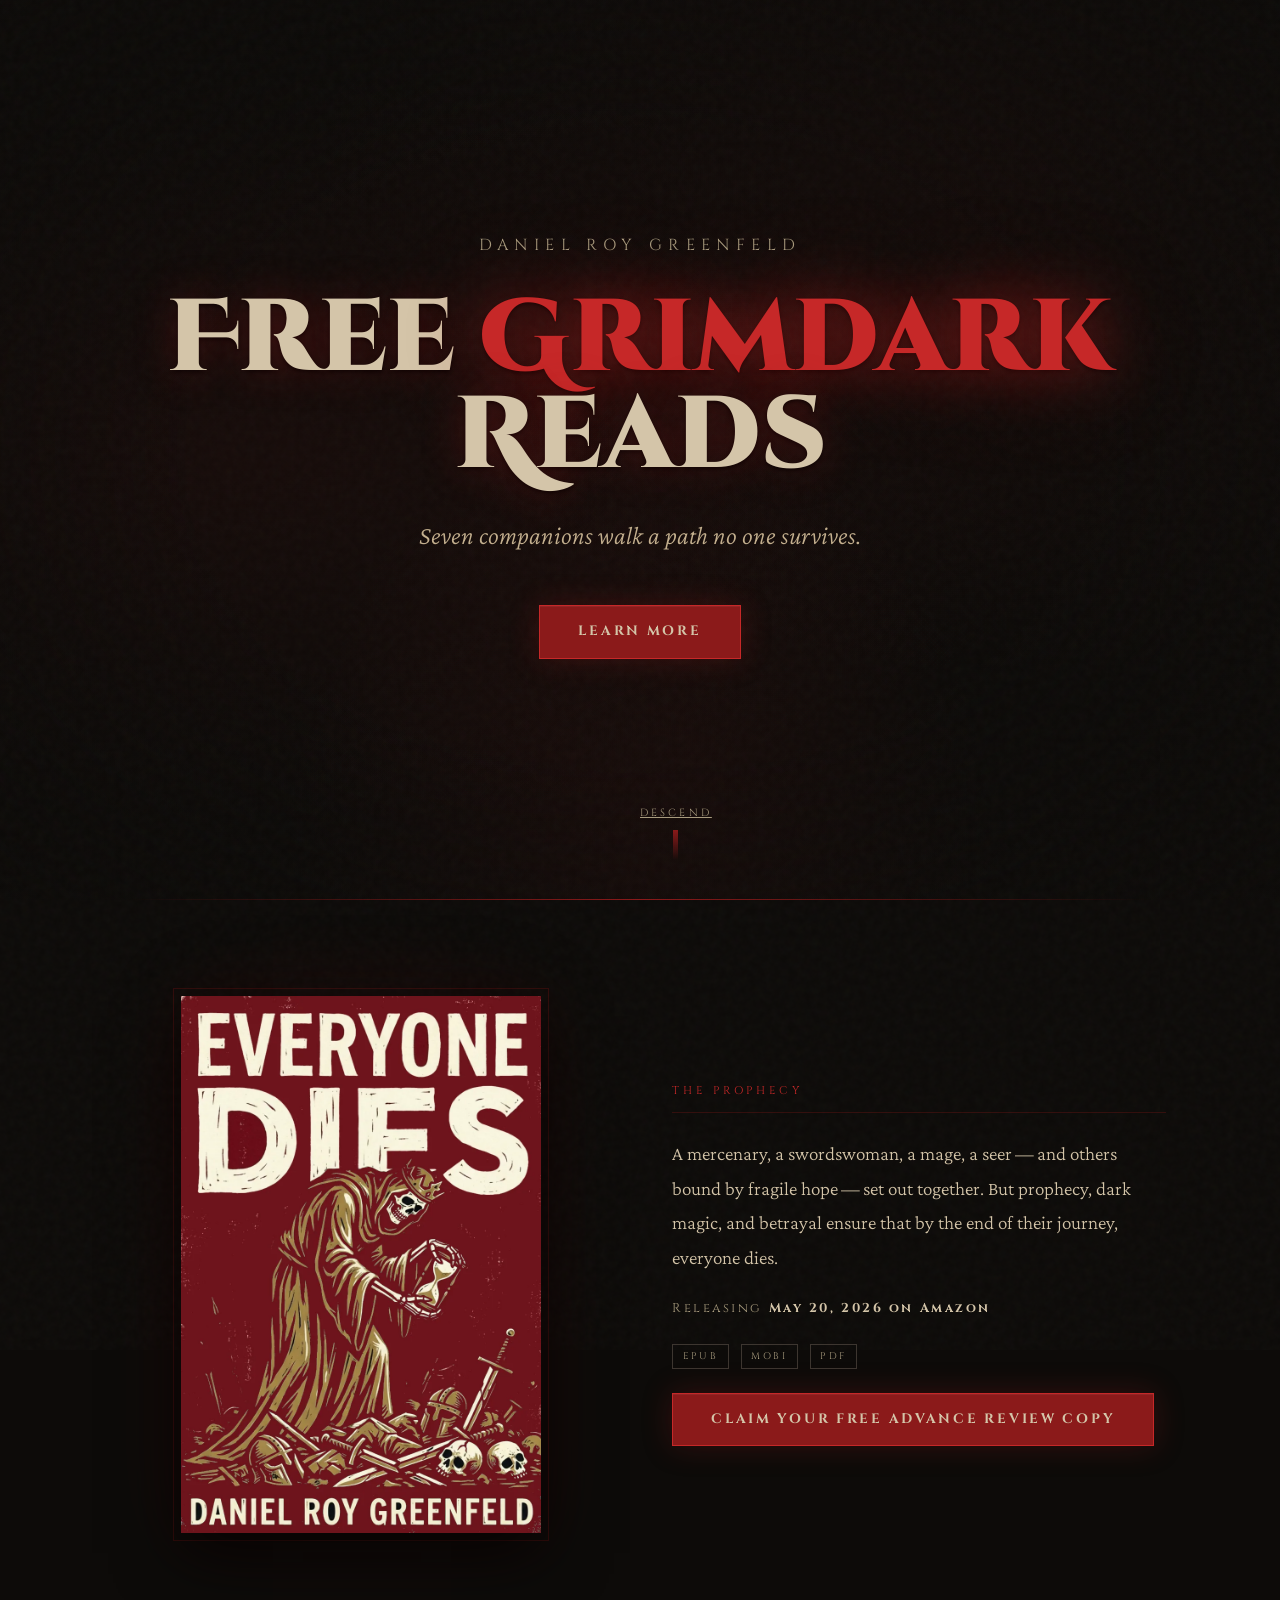
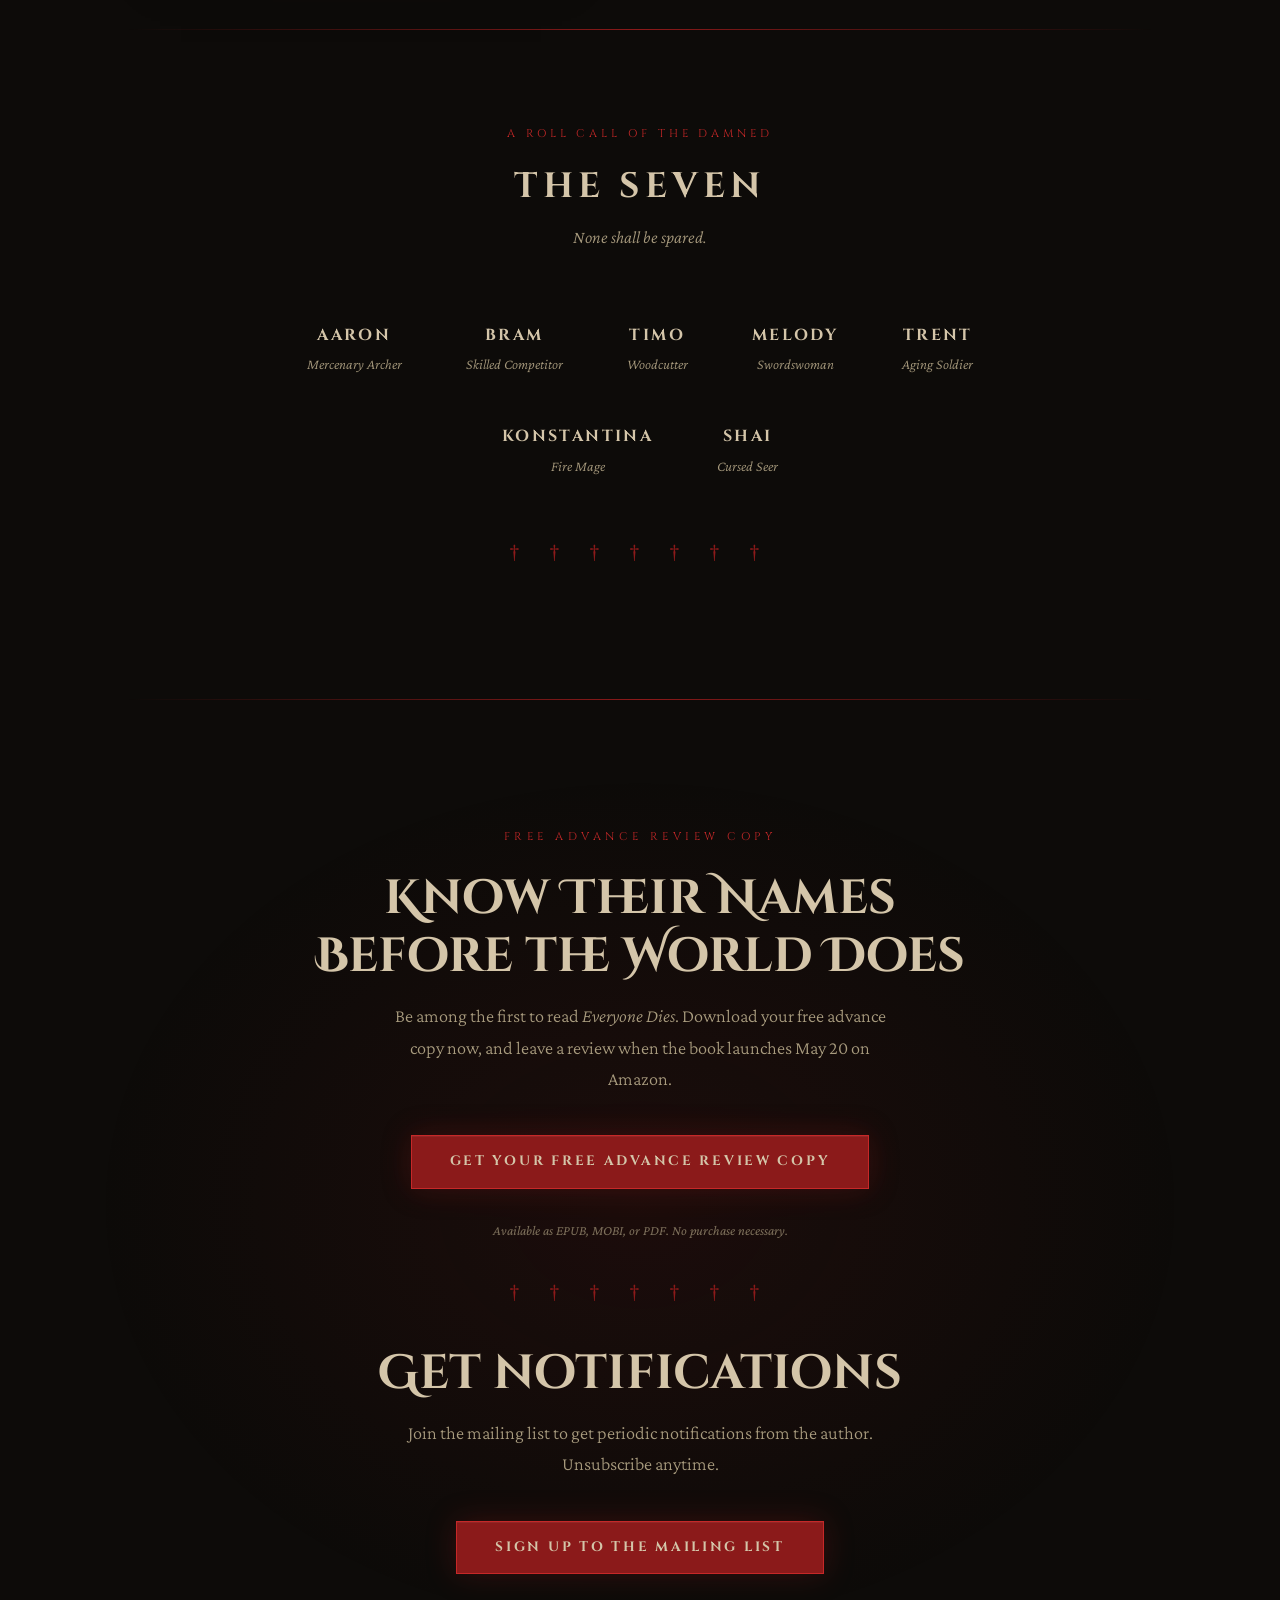
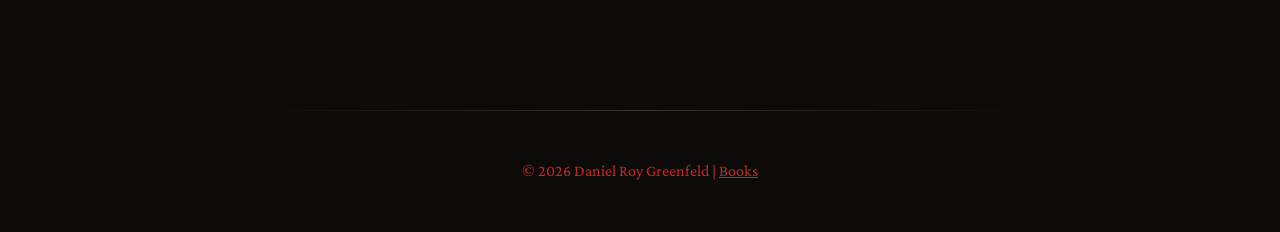
<file: templates/index.html>
<!DOCTYPE html>
<html lang="en">
<head>
    <meta charset="UTF-8">
    <meta name="viewport" content="width=device-width, initial-scale=1.0">
    <title>Daniel Roy Greenfeld — Everyone Dies</title>
    <meta name="description" content="Seven companions walk a path no one survives. Everyone Dies — a grimdark fantasy by Daniel Roy Greenfeld. Get your free advance copy.">
    <meta property="og:title" content="Everyone Dies — Daniel Roy Greenfeld">
    <meta property="og:description" content="Seven companions walk a path no one survives. Get your free advance review copy.">
    <meta property="og:image" content="https://grimdaniel.com/static/books/everyone-dies.webp">
    <meta property="og:type" content="website">
    <meta property="og:url" content="https://grimdaniel.com">
    <meta name="twitter:card" content="summary_large_image">
    <link rel="preconnect" href="https://fonts.googleapis.com">
    <link rel="preconnect" href="https://fonts.gstatic.com" crossorigin>
    <link href="https://fonts.googleapis.com/css2?family=Cinzel:wght@400;700;900&family=Crimson+Pro:ital,wght@0,300;0,400;0,600;1,300;1,400&family=Cinzel+Decorative:wght@700;900&display=swap" rel="stylesheet">
    <style>
        *, *::before, *::after {
            margin: 0;
            padding: 0;
            box-sizing: border-box;
        }

        :root {
            --blood: #8b1a1a;
            --blood-bright: #c62828;
            --blood-glow: #e53935;
            --bone: #d4c5a9;
            --bone-dim: #a89b7e;
            --parchment: #c4b08f;
            --charcoal: #1a1714;
            --obsidian: #0d0b09;
            --ash: #2a2520;
            --smoke: #3d3630;
            --ember: rgba(198, 40, 40, 0.6);
        }

        html {
            scroll-behavior: smooth;
        }

        body {
            background-color: var(--obsidian);
            color: var(--bone);
            font-family: 'Crimson Pro', Georgia, serif;
            overflow-x: hidden;
            line-height: 1.6;
            -webkit-font-smoothing: antialiased;
        }

        /* ---- ATMOSPHERIC BACKGROUND ---- */
        .atmosphere {
            position: fixed;
            top: 0;
            left: 0;
            width: 100%;
            height: 100%;
            pointer-events: none;
            z-index: 0;
        }

        .atmosphere::before {
            content: '';
            position: absolute;
            top: 0;
            left: 0;
            width: 100%;
            height: 100%;
            background:
                radial-gradient(ellipse at 20% 50%, rgba(139, 26, 26, 0.08) 0%, transparent 60%),
                radial-gradient(ellipse at 80% 20%, rgba(139, 26, 26, 0.05) 0%, transparent 50%),
                radial-gradient(ellipse at 50% 100%, rgba(139, 26, 26, 0.1) 0%, transparent 40%);
        }

        .atmosphere::after {
            content: '';
            position: absolute;
            top: 0;
            left: 0;
            width: 100%;
            height: 100%;
            background:
                radial-gradient(ellipse at center, transparent 50%, var(--obsidian) 100%);
        }

        /* Noise texture overlay */
        .grain {
            position: fixed;
            top: -50%;
            left: -50%;
            width: 200%;
            height: 200%;
            pointer-events: none;
            z-index: 1;
            opacity: 0.03;
            background-image: url("data:image/svg+xml,%3Csvg viewBox='0 0 256 256' xmlns='http://www.w3.org/2000/svg'%3E%3Cfilter id='noise'%3E%3CfeTurbulence type='fractalNoise' baseFrequency='0.9' numOctaves='4' stitchTiles='stitch'/%3E%3C/filter%3E%3Crect width='100%25' height='100%25' filter='url(%23noise)'/%3E%3C/svg%3E");
        }

        /* ---- EMBERS (floating particles) ---- */
        .embers {
            position: fixed;
            top: 0;
            left: 0;
            width: 100%;
            height: 100%;
            pointer-events: none;
            z-index: 2;
            overflow: hidden;
        }

        .ember {
            position: absolute;
            width: 2px;
            height: 2px;
            background: var(--blood-bright);
            border-radius: 50%;
            box-shadow: 0 0 6px 2px var(--ember), 0 0 12px 4px rgba(198, 40, 40, 0.3);
            animation: float-up linear infinite;
            opacity: 0;
        }

        .ember:nth-child(1) { left: 10%; animation-duration: 14s; animation-delay: 0s; }
        .ember:nth-child(2) { left: 25%; animation-duration: 18s; animation-delay: 3s; }
        .ember:nth-child(3) { left: 45%; animation-duration: 16s; animation-delay: 7s; }
        .ember:nth-child(4) { left: 65%; animation-duration: 20s; animation-delay: 2s; }
        .ember:nth-child(5) { left: 80%; animation-duration: 15s; animation-delay: 5s; }
        .ember:nth-child(6) { left: 35%; animation-duration: 22s; animation-delay: 9s; }
        .ember:nth-child(7) { left: 55%; animation-duration: 17s; animation-delay: 11s; }
        .ember:nth-child(8) { left: 90%; animation-duration: 19s; animation-delay: 1s; }
        .ember:nth-child(9) { left: 5%; animation-duration: 21s; animation-delay: 6s; }
        .ember:nth-child(10) { left: 72%; animation-duration: 16s; animation-delay: 4s; }

        @keyframes float-up {
            0% {
                transform: translateY(100vh) translateX(0) scale(0);
                opacity: 0;
            }
            10% {
                opacity: 0.8;
                transform: translateY(90vh) translateX(10px) scale(1);
            }
            50% {
                opacity: 0.4;
            }
            90% {
                opacity: 0;
            }
            100% {
                transform: translateY(-10vh) translateX(-20px) scale(0.3);
                opacity: 0;
            }
        }

        /* ---- MAIN CONTENT ---- */
        .content {
            position: relative;
            z-index: 10;
        }

        /* ---- HERO SECTION ---- */
        .hero {
            min-height: 100vh;
            display: flex;
            flex-direction: column;
            align-items: center;
            justify-content: center;
            padding: 2rem 1.5rem;
            text-align: center;
            position: relative;
        }

        .hero::after {
            content: '';
            position: absolute;
            bottom: 0;
            left: 10%;
            width: 80%;
            height: 1px;
            background: linear-gradient(90deg, transparent, var(--blood), transparent);
        }

        .author-name {
            font-family: 'Cinzel', serif;
            font-weight: 400;
            font-size: clamp(0.75rem, 1.5vw, 1rem);
            letter-spacing: 0.4em;
            text-transform: uppercase;
            color: var(--bone-dim);
            margin-bottom: 2rem;
            opacity: 0;
            animation: fade-in 1.5s ease 0.3s forwards;
        }

        .book-title {
            font-family: 'Cinzel Decorative', 'Cinzel', serif;
            font-weight: 900;
            font-size: clamp(3rem, 8vw, 7rem);
            line-height: 0.95;
            color: var(--bone);
            text-shadow:
                0 0 40px rgba(139, 26, 26, 0.4),
                0 2px 4px rgba(0, 0, 0, 0.8);
            margin-bottom: 0.3em;
            opacity: 0;
            animation: title-reveal 2s ease 0.6s forwards;
            position: relative;
        }

        .book-title .dies {
            color: var(--blood-bright);
            text-shadow:
                0 0 60px rgba(198, 40, 40, 0.6),
                0 0 120px rgba(198, 40, 40, 0.3),
                0 2px 4px rgba(0, 0, 0, 0.8);
        }

        .tagline {
            font-family: 'Crimson Pro', serif;
            font-weight: 300;
            font-style: italic;
            font-size: clamp(1.1rem, 2.5vw, 1.6rem);
            color: var(--parchment);
            max-width: 600px;
            margin: 0 auto 3rem;
            opacity: 0;
            animation: fade-in 1.5s ease 1.2s forwards;
        }

        .hero-cta {
            opacity: 0;
            animation: fade-in 1.5s ease 1.8s forwards;
        }

        @keyframes fade-in {
            from { opacity: 0; transform: translateY(12px); }
            to { opacity: 1; transform: translateY(0); }
        }

        @keyframes title-reveal {
            from { opacity: 0; transform: translateY(20px) scale(0.97); }
            to { opacity: 1; transform: translateY(0) scale(1); }
        }

        /* ---- SCROLL INDICATOR ---- */
        .scroll-hint {
            position: absolute;
            bottom: 2.5rem;
            left: 50%;
            transform: translateX(-50%);
            display: flex;
            flex-direction: column;
            align-items: center;
            gap: 0.5rem;
            opacity: 0;
            animation: fade-in 1s ease 2.5s forwards;
        }

        .scroll-hint span {
            font-family: 'Cinzel', serif;
            font-size: 0.65rem;
            letter-spacing: 0.3em;
            text-transform: uppercase;
            color: var(--bone-dim);
        }

        .scroll-arrow {
            width: 5px;
            height: 30px;
            background: linear-gradient(to bottom, var(--blood), transparent);
            position: relative;
            animation: pulse-down 2s ease infinite;
        }
        .scroll-link {
            color: inherit;
            text-decoration: underline;
        }   

        @keyframes pulse-down {
            0%, 100% { opacity: 0.4; transform: scaleY(1); }
            50% { opacity: 1; transform: scaleY(1.3); }
        }

        /* ---- BOOK SECTION ---- */
        .book-section {
            padding: 6rem 1.5rem;
            max-width: 1100px;
            margin: 0 auto;
            display: grid;
            grid-template-columns: 1fr 1fr;
            gap: 4rem;
            align-items: center;
        }

        .cover-container {
            position: relative;
            justify-self: center;
        }

        .cover-container::before {
            content: '';
            position: absolute;
            top: -8px;
            left: -8px;
            right: -8px;
            bottom: -8px;
            border: 1px solid rgba(139, 26, 26, 0.3);
            pointer-events: none;
        }

        .cover-container::after {
            content: '';
            position: absolute;
            top: 0;
            left: 0;
            right: 0;
            bottom: 0;
            box-shadow:
                0 20px 60px rgba(0, 0, 0, 0.8),
                0 0 80px rgba(139, 26, 26, 0.15);
            pointer-events: none;
        }

        .cover-img {
            display: block;
            max-width: 100%;
            width: 360px;
            height: auto;
        }

        .book-details {
            display: flex;
            flex-direction: column;
            gap: 1.5rem;
        }

        .section-label {
            font-family: 'Cinzel', serif;
            font-size: 0.7rem;
            letter-spacing: 0.35em;
            text-transform: uppercase;
            color: var(--blood-bright);
            padding-bottom: 0.75rem;
            border-bottom: 1px solid rgba(139, 26, 26, 0.3);
        }

        .blurb {
            font-family: 'Crimson Pro', serif;
            font-size: 1.2rem;
            font-weight: 300;
            line-height: 1.8;
            color: var(--bone);
        }

        .pub-date {
            font-family: 'Cinzel', serif;
            font-size: 0.8rem;
            letter-spacing: 0.2em;
            color: var(--bone-dim);
        }

        .pub-date strong {
            color: var(--bone);
            font-weight: 700;
        }

        .format-badges {
            display: flex;
            gap: 0.75rem;
            flex-wrap: wrap;
        }

        .format-badge {
            font-family: 'Cinzel', serif;
            font-size: 0.6rem;
            letter-spacing: 0.25em;
            text-transform: uppercase;
            padding: 0.4em 1em;
            border: 1px solid var(--smoke);
            color: var(--bone-dim);
        }

        /* ---- THE DOOMED (Characters) ---- */
        .doomed-section {
            padding: 6rem 1.5rem;
            text-align: center;
            position: relative;
        }

        .doomed-section::before {
            content: '';
            position: absolute;
            top: 0;
            left: 10%;
            width: 80%;
            height: 1px;
            background: linear-gradient(90deg, transparent, var(--blood), transparent);
        }

        .doomed-section::after {
            content: '';
            position: absolute;
            bottom: 0;
            left: 10%;
            width: 80%;
            height: 1px;
            background: linear-gradient(90deg, transparent, var(--blood), transparent);
        }

        .doomed-title {
            font-family: 'Cinzel', serif;
            font-weight: 700;
            font-size: clamp(1.5rem, 3vw, 2.2rem);
            letter-spacing: 0.15em;
            text-transform: uppercase;
            color: var(--bone);
            margin-bottom: 0.5rem;
        }

        .doomed-subtitle {
            font-family: 'Crimson Pro', serif;
            font-style: italic;
            font-weight: 300;
            font-size: 1.1rem;
            color: var(--bone-dim);
            margin-bottom: 3rem;
        }

        .characters {
            display: flex;
            flex-wrap: wrap;
            justify-content: center;
            gap: 0;
            max-width: 900px;
            margin: 0 auto;
        }

        .character {
            padding: 1.5rem 2rem;
            text-align: center;
            position: relative;
            transition: all 0.4s ease;
        }

        .character::after {
            content: '†';
            position: absolute;
            top: 0.5rem;
            right: 0.8rem;
            font-family: 'Crimson Pro', serif;
            font-size: 0.9rem;
            color: var(--blood);
            opacity: 0;
            transition: opacity 0.4s ease;
        }

        .character:hover::after {
            opacity: 1;
        }

        .character:hover {
            background: rgba(139, 26, 26, 0.08);
        }

        .char-name {
            font-family: 'Cinzel', serif;
            font-weight: 700;
            font-size: 1rem;
            letter-spacing: 0.15em;
            text-transform: uppercase;
            color: var(--bone);
            margin-bottom: 0.3rem;
        }

        .char-role {
            font-family: 'Crimson Pro', serif;
            font-style: italic;
            font-weight: 300;
            font-size: 0.9rem;
            color: var(--bone-dim);
        }

        /* ---- CTA SECTION ---- */
        .cta-section {
            padding: 8rem 1.5rem;
            text-align: center;
            position: relative;
            background:
                radial-gradient(ellipse at 50% 50%, rgba(139, 26, 26, 0.12) 0%, transparent 60%);
        }

        .cta-pre {
            font-family: 'Cinzel', serif;
            font-size: 0.7rem;
            letter-spacing: 0.4em;
            text-transform: uppercase;
            color: var(--blood-bright);
            margin-bottom: 1.5rem;
        }

        .cta-heading {
            font-family: 'Cinzel Decorative', 'Cinzel', serif;
            font-weight: 700;
            font-size: clamp(1.8rem, 4vw, 3rem);
            color: var(--bone);
            margin-bottom: 1rem;
            line-height: 1.2;
        }

        .cta-sub {
            font-family: 'Crimson Pro', serif;
            font-weight: 300;
            font-size: 1.15rem;
            color: var(--bone-dim);
            max-width: 500px;
            margin: 0 auto 2.5rem;
            line-height: 1.7;
        }

        /* ---- BUTTONS ---- */
        .btn {
            display: inline-block;
            font-family: 'Cinzel', serif;
            font-weight: 700;
            font-size: 0.85rem;
            letter-spacing: 0.2em;
            text-transform: uppercase;
            text-decoration: none;
            padding: 1.1em 2.8em;
            position: relative;
            overflow: hidden;
            transition: all 0.4s ease;
            cursor: pointer;
        }

        .btn-primary {
            background: var(--blood);
            color: var(--bone);
            border: 1px solid var(--blood-bright);
            box-shadow:
                0 0 30px rgba(139, 26, 26, 0.3),
                inset 0 1px 0 rgba(255, 255, 255, 0.05);
        }

        .btn-primary::before {
            content: '';
            position: absolute;
            top: 0;
            left: -100%;
            width: 100%;
            height: 100%;
            background: linear-gradient(
                90deg,
                transparent,
                rgba(255, 255, 255, 0.08),
                transparent
            );
            transition: left 0.6s ease;
        }

        .btn-primary:hover {
            background: var(--blood-bright);
            box-shadow:
                0 0 50px rgba(198, 40, 40, 0.5),
                0 0 100px rgba(198, 40, 40, 0.2),
                inset 0 1px 0 rgba(255, 255, 255, 0.1);
            transform: translateY(-2px);
        }

        .btn-primary:hover::before {
            left: 100%;
        }

        .btn-primary:active {
            transform: translateY(0);
        }

        .btn-ghost {
            background: transparent;
            color: var(--bone-dim);
            border: 1px solid var(--smoke);
        }

        .btn-ghost:hover {
            border-color: var(--blood);
            color: var(--bone);
        }

        /* ---- CTA URGENCY NOTE ---- */
        .cta-note {
            margin-top: 1.5rem;
            font-family: 'Crimson Pro', serif;
            font-size: 0.85rem;
            font-style: italic;
            color: var(--bone-dim);
            opacity: 0.7;
        }

        /* ---- FOOTER ---- */
        footer {
            padding: 3rem 1.5rem;
            text-align: center;
            position: relative;
        }

        footer::before {
            content: '';
            position: absolute;
            top: 0;
            left: 20%;
            width: 60%;
            height: 1px;
            background: linear-gradient(90deg, transparent, var(--smoke), transparent);
        }

        .footer-name {
            font-family: 'Cinzel', serif;
            font-size: 0.7rem;
            letter-spacing: 0.3em;
            text-transform: uppercase;
            color: var(--bone-dim);
            opacity: 0.5;
        }

        /* ---- DECORATIVE ELEMENTS ---- */
        .ornament {
            display: block;
            text-align: center;
            font-family: 'Crimson Pro', serif;
            font-size: 1.5rem;
            color: var(--blood);
            opacity: 0.5;
            margin: 2rem auto;
            letter-spacing: 0.5em;
        }

        /* ---- RESPONSIVE ---- */
        @media (max-width: 768px) {
            .book-section {
                grid-template-columns: 1fr;
                gap: 3rem;
                padding: 4rem 1.5rem;
            }

            .cover-img {
                width: 280px;
            }

            .book-details {
                text-align: center;
            }

            .format-badges {
                justify-content: center;
            }

            .character {
                padding: 1rem 1.5rem;
            }

            .cta-section {
                padding: 5rem 1.5rem;
            }

            .doomed-section {
                padding: 4rem 1.5rem;
            }
        }

        @media (max-width: 480px) {
            .hero {
                padding: 2rem 1rem;
            }

            .cover-img {
                width: 240px;
            }

            .btn {
                font-size: 0.75rem;
                padding: 1em 2em;
            }

            .blurb {
                font-size: 1.05rem;
            }
        }

        /* ---- SCROLL ANIMATIONS ---- */
        .reveal {
            opacity: 0;
            transform: translateY(30px);
            transition: opacity 0.8s ease, transform 0.8s ease;
        }

        .reveal.visible {
            opacity: 1;
            transform: translateY(0);
        }

    </style>
</head>
<body>

    <!-- Atmospheric layers -->
    <div class="atmosphere"></div>
    <div class="grain"></div>
    <div class="embers">
        <div class="ember"></div>
        <div class="ember"></div>
        <div class="ember"></div>
        <div class="ember"></div>
        <div class="ember"></div>
        <div class="ember"></div>
        <div class="ember"></div>
        <div class="ember"></div>
        <div class="ember"></div>
        <div class="ember"></div>
    </div>

    <div class="content">

        <!-- ======== HERO ======== -->
        <section class="hero">
            <p class="author-name">Daniel Roy Greenfeld</p>
            <h1 class="book-title">Free <span class="dies">Grimdark</span> Reads</span></h1>
            <p class="tagline">Seven companions walk a path no one survives.</p>
            <div class="hero-cta">
                <a href="#prophecy" class="btn btn-primary">Learn More</a>
            </div>
            <div class="scroll-hint">
                <span><a class="scroll-link" href="#prophecy">Descend</a></span>
                <div class="scroll-arrow"></div>
            </div>
        </section>

        <!-- ======== BOOK DETAILS ======== -->
        <section class="book-section" id="prophecy">
            <div class="cover-container reveal">
                <img
                    class="cover-img"
                    src="/static/books/everyone-dies.webp"
                    alt="Everyone Dies — book cover"
                    loading="lazy"
                >
            </div>
            <div class="book-details reveal">
                <p class="section-label">The Prophecy</p>
                <p class="blurb">
                    A mercenary, a swordswoman, a mage, a seer&thinsp;&mdash;&thinsp;and others
                    bound by fragile hope&thinsp;&mdash;&thinsp;set out together. But prophecy,
                    dark magic, and betrayal ensure that by the end of their journey,
                    everyone dies.
                </p>
                <p class="pub-date">Releasing <strong>May 20, 2026 on Amazon</strong></p>
                <div class="format-badges">
                    <span class="format-badge">EPUB</span>
                    <span class="format-badge">MOBI</span>
                    <span class="format-badge">PDF</span>
                </div>
                <a href="/read-everyone-dies" class="btn btn-primary" style="align-self: flex-start;">Claim Your Free Advance Review Copy</a>
            </div>
        </section>

        <!-- ======== THE DOOMED ======== -->
        <section class="doomed-section">
            <div class="reveal">
                <p class="section-label" style="border: none; text-align: center; padding-bottom: 1rem;">A Roll Call of the Damned</p>
                <h2 class="doomed-title">The Seven</h2>
                <p class="doomed-subtitle">None shall be spared.</p>
            </div>
            <div class="characters reveal">
                <div class="character">
                    <p class="char-name">Aaron</p>
                    <p class="char-role">Mercenary Archer</p>
                </div>
                <div class="character">
                    <p class="char-name">Bram</p>
                    <p class="char-role">Skilled Competitor</p>
                </div>
                <div class="character">
                    <p class="char-name">Timo</p>
                    <p class="char-role">Woodcutter</p>
                </div>
                <div class="character">
                    <p class="char-name">Melody</p>
                    <p class="char-role">Swordswoman</p>
                </div>
                <div class="character">
                    <p class="char-name">Trent</p>
                    <p class="char-role">Aging Soldier</p>
                </div>
                <div class="character">
                    <p class="char-name">Konstantina</p>
                    <p class="char-role">Fire Mage</p>
                </div>
                <div class="character">
                    <p class="char-name">Shai</p>
                    <p class="char-role">Cursed Seer</p>
                </div>
            </div>
            <span class="ornament reveal">&#x2020; &#x2020; &#x2020; &#x2020; &#x2020; &#x2020; &#x2020;</span>
        </section>

        <!-- ======== FINAL CTA ======== -->
        <section class="cta-section">
            <div class="reveal">
                <p class="cta-pre">Free Advance Review Copy</p>
                <h2 class="cta-heading">Know Their Names<br>Before the World Does</h2>
                <p class="cta-sub">
                    Be among the first to read <em>Everyone Dies</em>.
                    Download your free advance copy now, and leave a review
                    when the book launches May&nbsp;20 on Amazon.
                </p>
                <a href="/arc" class="btn btn-primary">Get Your Free Advance Review Copy</a>
                <p class="cta-note">Available as EPUB, MOBI, or PDF. No purchase necessary.</p>

                <span class="ornament reveal">&#x2020; &#x2020; &#x2020; &#x2020; &#x2020; &#x2020; &#x2020;</span>

                <h2 class="cta-heading">Get notifications</h2>

                <p class="cta-sub">Join the mailing list to get periodic notifications from the author.
                    Unsubscribe anytime.

                </p>

                <a href="/list-signup" class="btn btn-primary">Sign up to the mailing list</a>
                
            </div>
        </section>

        


        <!-- ======== FOOTER ======== -->
        <footer>
            <p style="color: #c62828;">&copy; 2026 Daniel Roy Greenfeld | <a style="color: #c62828;" href="/books">Books</a></p>
        </footer>

    </div>

    <script>
        // Scroll-triggered reveal animations
        const reveals = document.querySelectorAll('.reveal');

        function checkReveal() {
            const windowHeight = window.innerHeight;
            reveals.forEach(el => {
                const top = el.getBoundingClientRect().top;
                if (top < windowHeight - 80) {
                    el.classList.add('visible');
                }
            });
        }

        window.addEventListener('scroll', checkReveal, { passive: true });
        window.addEventListener('load', checkReveal);
    </script>

</body>
</html>
</file>
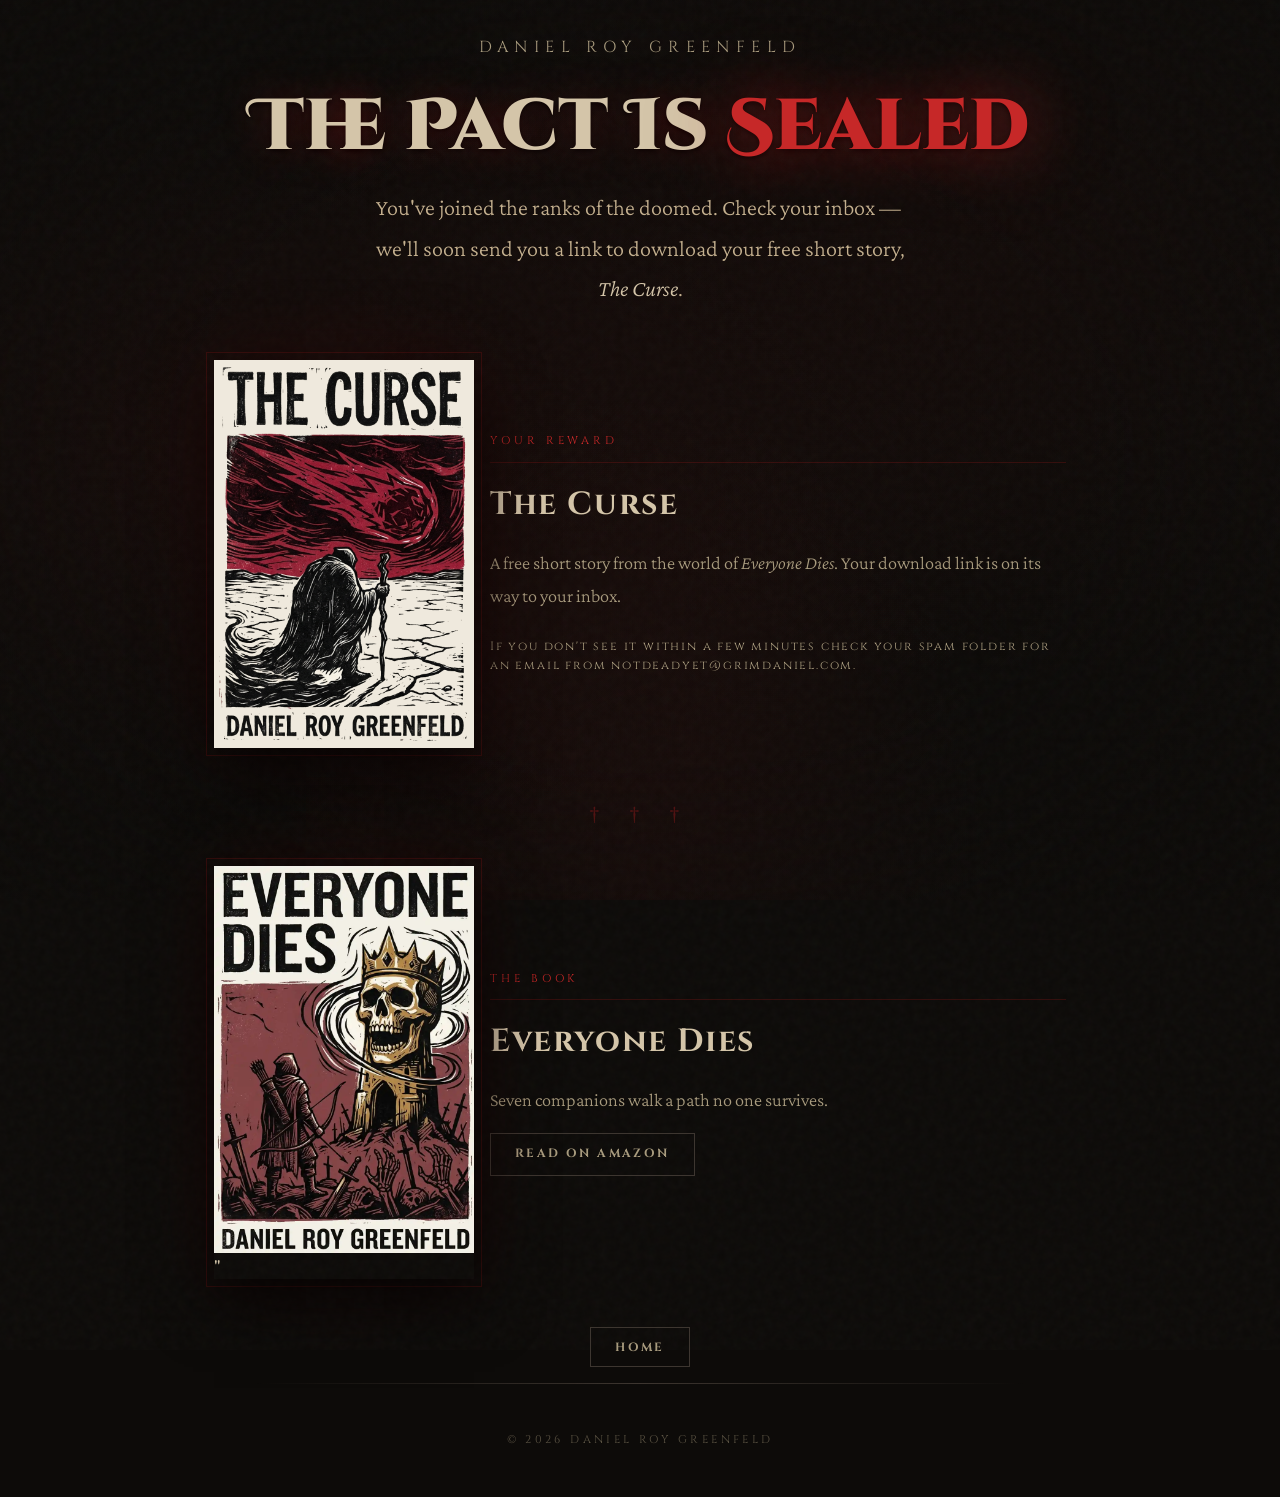
<file: templates/signed_up.html>
<!DOCTYPE html>
<html lang="en">
<head>
    <meta charset="UTF-8">
    <meta name="viewport" content="width=device-width, initial-scale=1.0">
    <title>You're In — Daniel Roy Greenfeld</title>
    <meta name="description" content="You've joined the ranks. A free short story is on its way.">
    <link rel="preconnect" href="https://fonts.googleapis.com">
    <link rel="preconnect" href="https://fonts.gstatic.com" crossorigin>
    <link href="https://fonts.googleapis.com/css2?family=Cinzel:wght@400;700;900&family=Crimson+Pro:ital,wght@0,300;0,400;0,600;1,300;1,400&family=Cinzel+Decorative:wght@700;900&display=swap" rel="stylesheet">
    <style>
        *, *::before, *::after {
            margin: 0;
            padding: 0;
            box-sizing: border-box;
        }

        :root {
            --blood: #8b1a1a;
            --blood-bright: #c62828;
            --blood-glow: #e53935;
            --bone: #d4c5a9;
            --bone-dim: #a89b7e;
            --parchment: #c4b08f;
            --charcoal: #1a1714;
            --obsidian: #0d0b09;
            --ash: #2a2520;
            --smoke: #3d3630;
            --ember: rgba(198, 40, 40, 0.6);
        }

        html {
            scroll-behavior: smooth;
        }

        body {
            background-color: var(--obsidian);
            color: var(--bone);
            font-family: 'Crimson Pro', Georgia, serif;
            overflow-x: hidden;
            line-height: 1.6;
            -webkit-font-smoothing: antialiased;
        }

        /* ---- ATMOSPHERIC BACKGROUND ---- */
        .atmosphere {
            position: fixed;
            top: 0;
            left: 0;
            width: 100%;
            height: 100%;
            pointer-events: none;
            z-index: 0;
        }

        .atmosphere::before {
            content: '';
            position: absolute;
            top: 0;
            left: 0;
            width: 100%;
            height: 100%;
            background:
                radial-gradient(ellipse at 20% 50%, rgba(139, 26, 26, 0.08) 0%, transparent 60%),
                radial-gradient(ellipse at 80% 20%, rgba(139, 26, 26, 0.05) 0%, transparent 50%),
                radial-gradient(ellipse at 50% 100%, rgba(139, 26, 26, 0.1) 0%, transparent 40%);
        }

        .atmosphere::after {
            content: '';
            position: absolute;
            top: 0;
            left: 0;
            width: 100%;
            height: 100%;
            background:
                radial-gradient(ellipse at center, transparent 50%, var(--obsidian) 100%);
        }

        .grain {
            position: fixed;
            top: -50%;
            left: -50%;
            width: 200%;
            height: 200%;
            pointer-events: none;
            z-index: 1;
            opacity: 0.03;
            background-image: url("data:image/svg+xml,%3Csvg viewBox='0 0 256 256' xmlns='http://www.w3.org/2000/svg'%3E%3Cfilter id='noise'%3E%3CfeTurbulence type='fractalNoise' baseFrequency='0.9' numOctaves='4' stitchTiles='stitch'/%3E%3C/filter%3E%3Crect width='100%25' height='100%25' filter='url(%23noise)'/%3E%3C/svg%3E");
        }

        /* ---- EMBERS ---- */
        .embers {
            position: fixed;
            top: 0;
            left: 0;
            width: 100%;
            height: 100%;
            pointer-events: none;
            z-index: 2;
            overflow: hidden;
        }

        .ember {
            position: absolute;
            width: 2px;
            height: 2px;
            background: var(--blood-bright);
            border-radius: 50%;
            box-shadow: 0 0 6px 2px var(--ember), 0 0 12px 4px rgba(198, 40, 40, 0.3);
            animation: float-up linear infinite;
            opacity: 0;
        }

        .ember:nth-child(1) { left: 10%; animation-duration: 14s; animation-delay: 0s; }
        .ember:nth-child(2) { left: 25%; animation-duration: 18s; animation-delay: 3s; }
        .ember:nth-child(3) { left: 45%; animation-duration: 16s; animation-delay: 7s; }
        .ember:nth-child(4) { left: 65%; animation-duration: 20s; animation-delay: 2s; }
        .ember:nth-child(5) { left: 80%; animation-duration: 15s; animation-delay: 5s; }
        .ember:nth-child(6) { left: 35%; animation-duration: 22s; animation-delay: 9s; }
        .ember:nth-child(7) { left: 55%; animation-duration: 17s; animation-delay: 11s; }
        .ember:nth-child(8) { left: 90%; animation-duration: 19s; animation-delay: 1s; }

        @keyframes float-up {
            0% {
                transform: translateY(100vh) translateX(0) scale(0);
                opacity: 0;
            }
            10% {
                opacity: 0.8;
                transform: translateY(90vh) translateX(10px) scale(1);
            }
            50% {
                opacity: 0.4;
            }
            90% {
                opacity: 0;
            }
            100% {
                transform: translateY(-10vh) translateX(-20px) scale(0.3);
                opacity: 0;
            }
        }

        /* ---- MAIN CONTENT ---- */
        .content {
            position: relative;
            z-index: 10;
        }

        /* ---- CONFIRMATION SECTION ---- */
        .confirmation {
            min-height: 40vh;
            display: flex;
            flex-direction: column;
            align-items: center;
            justify-content: center;
            padding: 2rem 1.5rem;
            text-align: center;
            position: relative;
        }

        .author-name {
            font-family: 'Cinzel', serif;
            font-weight: 400;
            font-size: clamp(0.75rem, 1.5vw, 1rem);
            letter-spacing: 0.4em;
            text-transform: uppercase;
            color: var(--bone-dim);
            margin-bottom: 2rem;
            opacity: 0;
            animation: fade-in 1.5s ease 0.3s forwards;
        }

        .author-name a {
            color: inherit;
            text-decoration: none;
        }

        .author-name a:hover {
            color: var(--bone);
        }

        .confirm-title {
            font-family: 'Cinzel Decorative', 'Cinzel', serif;
            font-weight: 900;
            font-size: clamp(2.2rem, 6vw, 4.5rem);
            line-height: 1;
            color: var(--bone);
            text-shadow:
                0 0 40px rgba(139, 26, 26, 0.4),
                0 2px 4px rgba(0, 0, 0, 0.8);
            margin-bottom: 1.5rem;
            opacity: 0;
            animation: title-reveal 2s ease 0.6s forwards;
        }

        .confirm-title .blood {
            color: var(--blood-bright);
            text-shadow:
                0 0 60px rgba(198, 40, 40, 0.6),
                0 0 120px rgba(198, 40, 40, 0.3),
                0 2px 4px rgba(0, 0, 0, 0.8);
        }

        .confirm-message {
            font-family: 'Crimson Pro', serif;
            font-weight: 300;
            font-size: clamp(1.1rem, 2.5vw, 1.4rem);
            color: var(--parchment);
            max-width: 550px;
            margin: 0 auto 1rem;
            line-height: 1.8;
            opacity: 0;
            animation: fade-in 1.5s ease 1.2s forwards;
        }

        .confirm-message em {
            font-style: italic;
            color: var(--bone);
        }

        /* ---- STORY PREVIEW ---- */
        .story-preview {
            max-width: 900px;
            margin: 0 auto;
            padding: 0 1.5rem 1rem;
            display: grid;
            grid-template-columns: auto 1fr;
            gap: 1rem;
            align-items: center;
            opacity: 0;
            animation: fade-in 1.5s ease 1.8s forwards;
        }

        .story-cover-container {
            position: relative;
            justify-self: center;
        }

        .story-cover-container::before {
            content: '';
            position: absolute;
            top: -8px;
            left: -8px;
            right: -8px;
            bottom: -8px;
            border: 1px solid rgba(139, 26, 26, 0.3);
            pointer-events: none;
        }

        .story-cover-container::after {
            content: '';
            position: absolute;
            top: 0;
            left: 0;
            right: 0;
            bottom: 0;
            box-shadow:
                0 20px 60px rgba(0, 0, 0, 0.8),
                0 0 80px rgba(139, 26, 26, 0.15);
            pointer-events: none;
        }

        .story-cover-img {
            display: block;
            max-width: 100%;
            width: 260px;
            height: auto;
        }

        .story-details {
            display: flex;
            flex-direction: column;
            gap: 1rem;
        }

        .section-label {
            font-family: 'Cinzel', serif;
            font-size: 0.7rem;
            letter-spacing: 0.35em;
            text-transform: uppercase;
            color: var(--blood-bright);
            padding-bottom: 0.75rem;
            border-bottom: 1px solid rgba(139, 26, 26, 0.3);
        }

        .story-title {
            font-family: 'Cinzel', serif;
            font-weight: 700;
            font-size: clamp(1.4rem, 3vw, 2rem);
            color: var(--bone);
            letter-spacing: 0.05em;
        }

        .story-description {
            font-family: 'Crimson Pro', serif;
            font-weight: 300;
            font-size: 1.15rem;
            line-height: 1.8;
            color: var(--bone-dim);
        }

        .inbox-note {
            font-family: 'Cinzel', serif;
            font-size: 0.75rem;
            letter-spacing: 0.15em;
            color: var(--bone-dim);
            margin-top: 0.5rem;
        }

        /* ---- ORNAMENT ---- */
        .ornament {
            display: block;
            text-align: center;
            font-family: 'Crimson Pro', serif;
            font-size: 1.5rem;
            color: var(--blood);
            opacity: 0.5;
            margin: 2rem auto;
            letter-spacing: 0.5em;
        }

        /* ---- BACK LINK ---- */
        .back-section {
            padding: 2rem 1.5rem 1rem;
            text-align: center;
            opacity: 0;
            animation: fade-in 1.5s ease 2.2s forwards;
        }

        .btn-ghost {
            display: inline-block;
            font-family: 'Cinzel', serif;
            font-weight: 700;
            font-size: 0.75rem;
            letter-spacing: 0.2em;
            text-transform: uppercase;
            text-decoration: none;
            padding: 0.8em 2em;
            background: transparent;
            color: var(--bone-dim);
            border: 1px solid var(--smoke);
            transition: all 0.4s ease;
            cursor: pointer;
        }

        .btn-ghost:hover {
            border-color: var(--blood);
            color: var(--bone);
        }

        /* ---- FOOTER ---- */
        footer {
            padding: 3rem 1.5rem;
            text-align: center;
            position: relative;
        }

        footer::before {
            content: '';
            position: absolute;
            top: 0;
            left: 20%;
            width: 60%;
            height: 1px;
            background: linear-gradient(90deg, transparent, var(--smoke), transparent);
        }

        .footer-name {
            font-family: 'Cinzel', serif;
            font-size: 0.7rem;
            letter-spacing: 0.3em;
            text-transform: uppercase;
            color: var(--bone-dim);
            opacity: 0.5;
        }

        @keyframes fade-in {
            from { opacity: 0; transform: translateY(12px); }
            to { opacity: 1; transform: translateY(0); }
        }

        @keyframes title-reveal {
            from { opacity: 0; transform: translateY(20px) scale(0.97); }
            to { opacity: 1; transform: translateY(0) scale(1); }
        }

        /* ---- RESPONSIVE ---- */
        @media (max-width: 768px) {
            .story-preview {
                grid-template-columns: 1fr;
                gap: 2rem;
                text-align: center;
            }

            .story-cover-img {
                width: 220px;
            }

            .story-cover-container {
                justify-self: center;
            }
        }

        @media (max-width: 480px) {
            .confirmation {
                padding: 2rem 1rem;
            }

            .story-cover-img {
                width: 200px;
            }
        }
    </style>
</head>
<body>

    <!-- Atmospheric layers -->
    <div class="atmosphere"></div>
    <div class="grain"></div>
    <div class="embers">
        <div class="ember"></div>
        <div class="ember"></div>
        <div class="ember"></div>
        <div class="ember"></div>
        <div class="ember"></div>
        <div class="ember"></div>
        <div class="ember"></div>
        <div class="ember"></div>
    </div>

    <div class="content">

        <!-- ======== CONFIRMATION ======== -->
        <section class="confirmation">
            <p class="author-name"><a href="/">Daniel Roy Greenfeld</a></p>
            <h1 class="confirm-title">The Pact Is <span class="blood">Sealed</span></h1>
            <p class="confirm-message">
                You've joined the ranks of the doomed. Check your inbox&thinsp;&mdash;&thinsp;we'll
                soon send you a link to download your free short story,
                <em>The Curse</em>.
            </p>
        </section>

        <!-- ======== STORY PREVIEW ======== -->
        <div class="story-preview">
            <div class="story-cover-container">
                <img
                    class="story-cover-img"
                    src="/static/images/the-curse.png"
                    alt="The Curse — short story cover"
                >
            </div>
            <div class="story-details">
                <p class="section-label">Your Reward</p>
                <h2 class="story-title">The Curse</h2>
                <p class="story-description">
                    A free short story from the world of <em>Everyone Dies</em>.
                    Your download link is on its way to your inbox.
                </p>
                <p class="inbox-note">If you don't see it within a few minutes check your spam folder for an email from notdeadyet@grimdaniel.com.</p>
            </div>
        </div>

        <span class="ornament">&#x2020; &#x2020; &#x2020;</span>

        <!-- ======== STORY PREVIEW ======== -->
        <div class="story-preview">
            <div class="story-cover-container">
                <a href="/read-everyone-dies" target="_blank">
                <img
                    class="story-cover-img"
                    src="/static/images/everyone-dies.webp"
                    alt="Everyone Dies Novel"
                >
                </a>"
            </div>
            <div class="story-details">
                <p class="section-label">The Book</p>
                <h2 class="story-title">Everyone Dies</h2>
                <p class="story-description">
                    Seven companions walk a path no one survives. 
                </p>                              
                <p class="story-description"><a href="/read-everyone-dies" class="btn-ghost"  target="_blank">Read on Amazon</a></p>
            </div>
        </div>        

        <div class="back-section">
            <a href="/" class="btn-ghost">Home</a>
        </div>

        <!-- ======== FOOTER ======== -->
        <footer>
            <p class="footer-name">&copy; 2026 Daniel Roy Greenfeld</p>
        </footer>

    </div>

</body>
</html>
</file>
